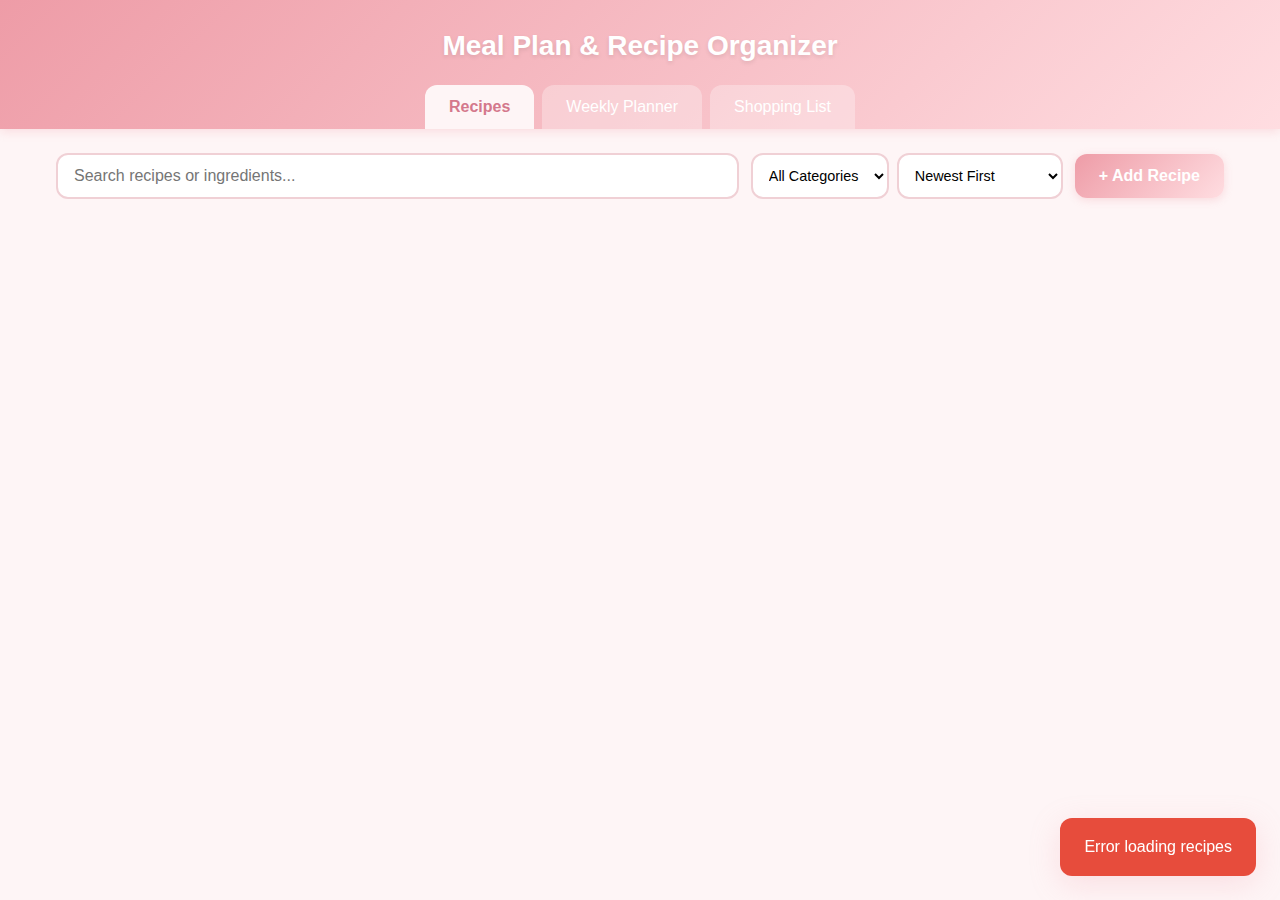
<file: projects/001-Meal Plan & Recipe Organizer/index.html>
<!DOCTYPE html>
<html lang="en">
<head>
  <meta charset="UTF-8">
  <meta name="viewport" content="width=device-width, initial-scale=1.0">
  <title>Meal Plan & Recipe Organizer</title>
  <link rel="stylesheet" href="style.css">
</head>
<body>
  <header class="main-header">
    <h1>Meal Plan & Recipe Organizer</h1>
    <nav class="tabs">
      <button class="tab-btn active" data-tab="recipes">Recipes</button>
      <button class="tab-btn" data-tab="planner">Weekly Planner</button>
      <button class="tab-btn" data-tab="shopping">Shopping List</button>
    </nav>
  </header>

  <main class="container">
    <!-- RECIPES TAB -->
    <section id="recipes" class="tab-content active">
      <div class="toolbar">
        <div class="search-box">
          <input type="text" id="searchRecipes" placeholder="Search recipes or ingredients..." aria-label="Search recipes">
        </div>
        <div class="filters">
          <select id="categoryFilter" aria-label="Filter by category">
            <option value="">All Categories</option>
            <option value="Breakfast">Breakfast</option>
            <option value="Lunch">Lunch</option>
            <option value="Dinner">Dinner</option>
            <option value="Snack">Snack</option>
            <option value="Dessert">Dessert</option>
            <option value="Other">Other</option>
          </select>
          <select id="sortBy" aria-label="Sort recipes">
            <option value="newest">Newest First</option>
            <option value="rating">Highest Rated</option>
            <option value="cookTime">Cook Time (Short)</option>
            <option value="title">Title A-Z</option>
          </select>
        </div>
        <button id="addRecipeBtn" class="btn btn-primary" aria-label="Add new recipe">+ Add Recipe</button>
      </div>
      <div id="recipeList" class="recipe-grid"></div>
    </section>

    <!-- WEEKLY PLANNER TAB -->
    <section id="planner" class="tab-content">
      <div class="toolbar">
        <h2>Weekly Meal Planner</h2>
        <button id="savePlanBtn" class="btn btn-primary">Save Plan</button>
      </div>
      <div class="meal-planner" id="mealPlanner"></div>
    </section>

    <!-- SHOPPING LIST TAB -->
    <section id="shopping" class="tab-content">
      <div class="toolbar">
        <h2>Shopping List</h2>
        <button id="generateShoppingBtn" class="btn btn-primary">Generate from Planner</button>
      </div>
      <div class="shopping-list" id="shoppingList">
        <p class="empty-state">Click "Generate from Planner" to create your shopping list</p>
      </div>
    </section>
  </main>

  <!-- ADD/EDIT RECIPE MODAL -->
  <div id="recipeModal" class="modal" role="dialog" aria-modal="true" aria-labelledby="modalTitle">
    <div class="modal-content">
      <div class="modal-header">
        <h2 id="modalTitle">Add Recipe</h2>
        <button class="close-btn" id="closeModal" aria-label="Close modal">&times;</button>
      </div>
      <form id="recipeForm" novalidate>
        <input type="hidden" id="recipeId">
        <div class="form-group">
          <label for="recipeTitle">Recipe Title *</label>
          <input type="text" id="recipeTitle" required minlength="2" placeholder="e.g., Chicken Stir Fry">
        </div>
        <div class="form-row">
          <div class="form-group">
            <label for="recipeCookTime">Cook Time (minutes)</label>
            <input type="number" id="recipeCookTime" min="0" placeholder="30">
          </div>
          <div class="form-group">
            <label for="recipeServings">Servings</label>
            <input type="number" id="recipeServings" min="1" placeholder="4">
          </div>
        </div>
        <div class="form-group">
          <label for="recipeCategory">Category</label>
          <select id="recipeCategory">
            <option value="Breakfast">Breakfast</option>
            <option value="Lunch">Lunch</option>
            <option value="Dinner" selected>Dinner</option>
            <option value="Snack">Snack</option>
            <option value="Dessert">Dessert</option>
            <option value="Other">Other</option>
          </select>
        </div>
        <div class="form-group">
          <label for="recipeIngredients">Ingredients * (one per line)</label>
          <textarea id="recipeIngredients" rows="5" required placeholder="2 cups rice&#10;1 lb chicken breast&#10;1 onion, diced"></textarea>
        </div>
        <div class="form-group">
          <label for="recipeSteps">Steps * (one per line)</label>
          <textarea id="recipeSteps" rows="6" required placeholder="1. Cook rice according to package&#10;2. Cut chicken into pieces&#10;3. Stir fry until golden"></textarea>
        </div>
        <div class="form-group">
          <label for="recipeRating">Rating</label>
          <div class="star-rating" id="starRating">
            <span class="star" data-value="1">&#9733;</span>
            <span class="star" data-value="2">&#9733;</span>
            <span class="star" data-value="3">&#9733;</span>
            <span class="star" data-value="4">&#9733;</span>
            <span class="star" data-value="5">&#9733;</span>
          </div>
          <input type="hidden" id="recipeRating" value="0">
        </div>
        <div class="form-actions">
          <button type="submit" class="btn btn-primary">Save Recipe</button>
          <button type="button" class="btn btn-secondary" id="cancelBtn">Cancel</button>
        </div>
      </form>
    </div>
  </div>

  <!-- MEAL SLOT MODAL -->
  <div id="mealModal" class="modal" role="dialog" aria-modal="true">
    <div class="modal-content modal-sm">
      <div class="modal-header">
        <h2 id="mealSlotTitle">Select Recipe</h2>
        <button class="close-btn" id="closeMealModal" aria-label="Close">&times;</button>
      </div>
      <div id="mealRecipeList" class="meal-recipe-list"></div>
    </div>
  </div>

  <!-- TOAST CONTAINER -->
  <div id="toastContainer" class="toast-container" aria-live="polite"></div>

  <script src="script.js"></script>
</body>
</html>
</file>
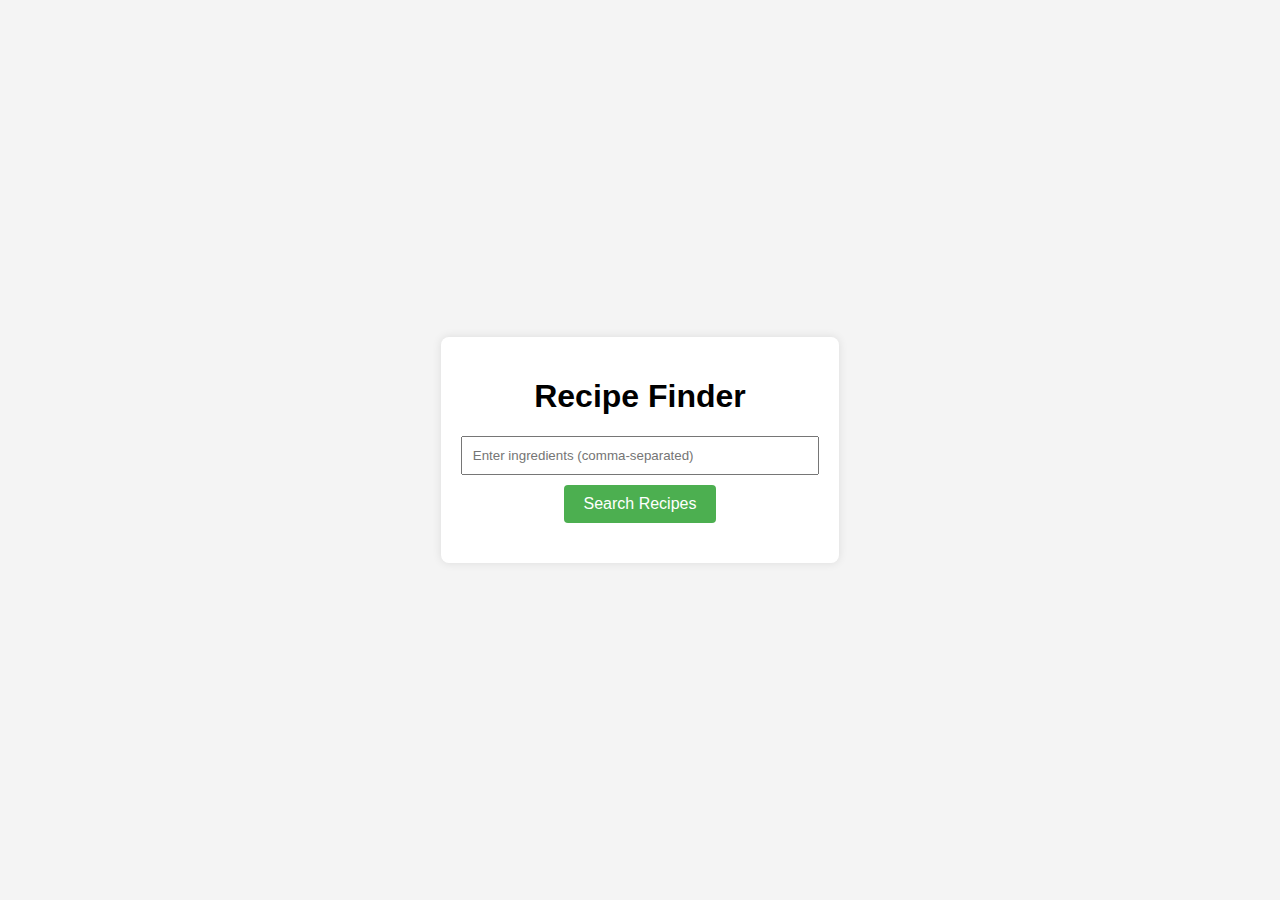
<file: projects/002-Recipe Finder using Food API/index.html>
<!DOCTYPE html>
<html lang="en">
    <head>
        <meta charset="UTF-8" />
        <meta name="viewport" content="width=device-width, initial-scale=1.0" />
        <link rel="stylesheet" href="styles.css" />
        <title>Recipe Finder || 100 JavaScript Projects</title>
    </head>
    <body>
        <div class="container">
            <h1>Recipe Finder</h1>
            <input
                type="text"
                id="ingredientInput"
                placeholder="Enter ingredients (comma-separated)"
            />
            <button id="searchButton">Search Recipes</button>
            <div id="recipeContainer"></div>
        </div>
        <script src="script.js"></script>
    </body>
</html>
</file>
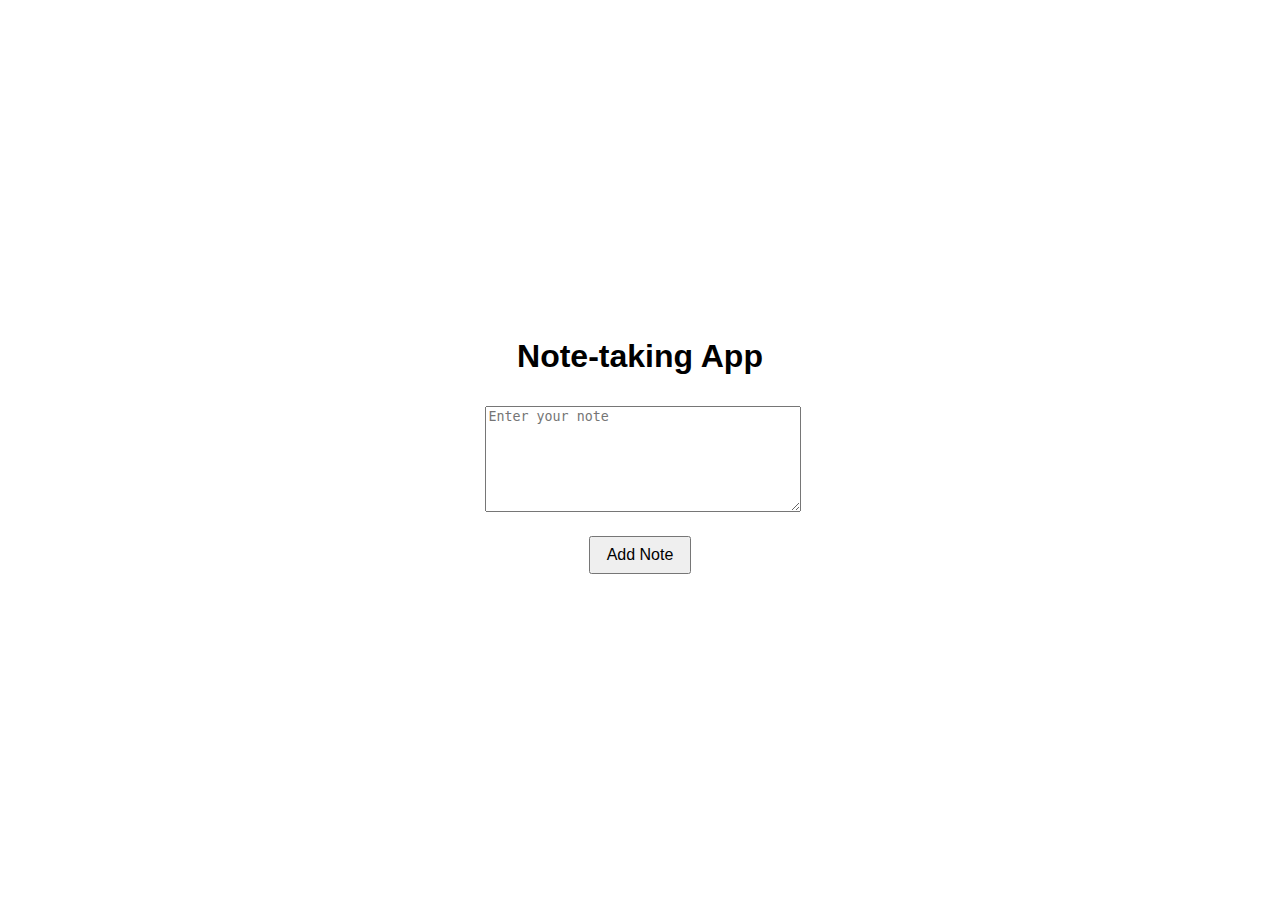
<file: projects/004-Note-taking App/index.html>
<!DOCTYPE html>
<html lang="en">
    <head>
        <meta charset="UTF-8" />
        <meta name="viewport" content="width=device-width, initial-scale=1.0" />
        <link rel="stylesheet" href="styles.css" />
        <title>Note-taking App || 100 JavaScript Projects</title>
    </head>
    <body>
        <div class="container">
            <h1>Note-taking App</h1>
            <div id="notes-container"></div>
            <textarea id="noteInput" placeholder="Enter your note"></textarea>
            <button onclick="addNote()">Add Note</button>
        </div>

        <script src="script.js"></script>
    </body>
</html>
</file>
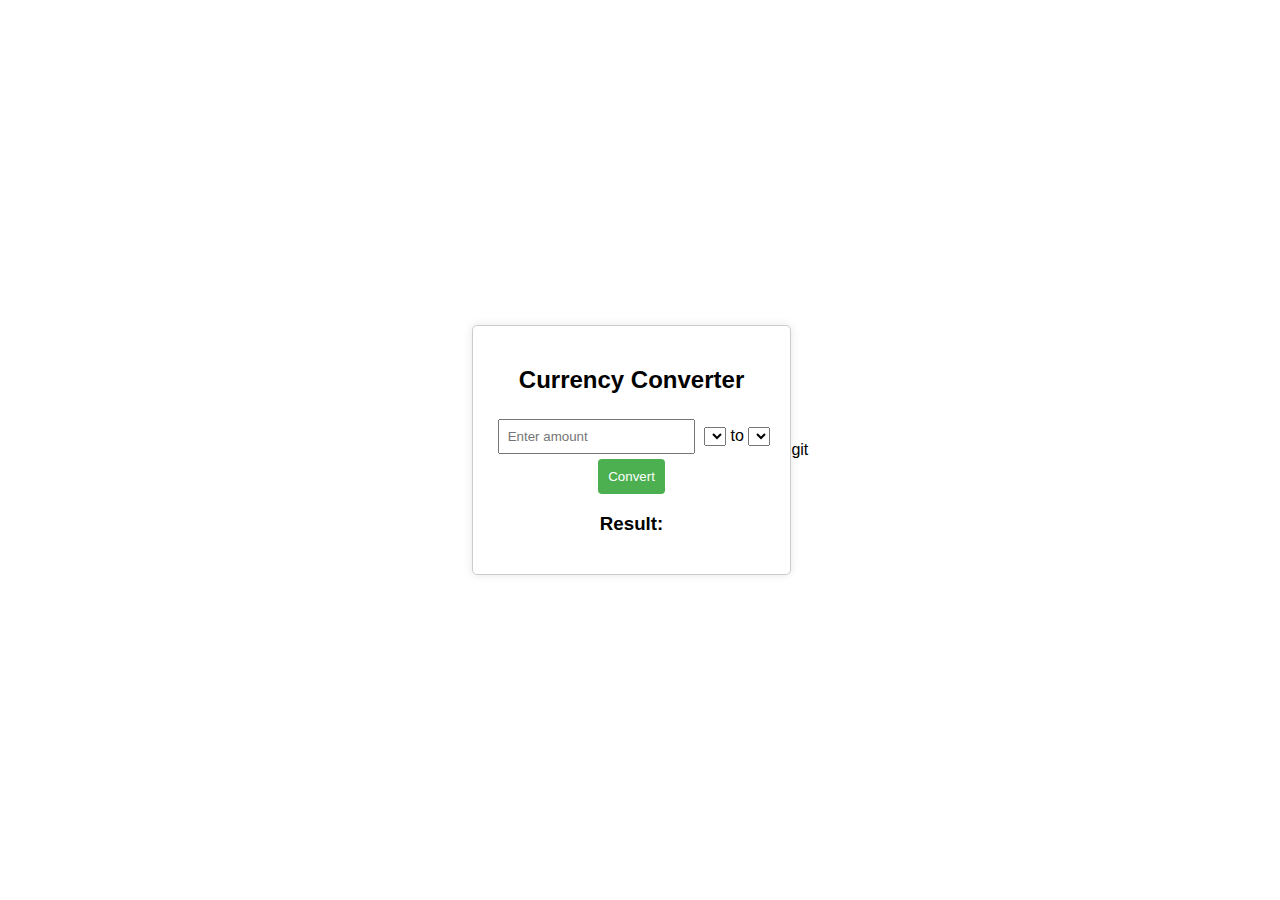
<file: projects/005-Currency Converter/index.html>
<!DOCTYPE html>
<html lang="en">
    <head>
        <meta charset="UTF-8" />
        <meta name="viewport" content="width=device-width, initial-scale=1.0" />
        <title>Currency Converter || 100 JavaScript Projects</title>
        <!-- style -->
        <link rel="stylesheet" href="style.css" />
    </head>
    <body>
        <div id="converter">
            <h2>Currency Converter</h2>
            <input type="number" id="amount" placeholder="Enter amount" />
            <select id="fromCurrency">
                <!-- Add currency options here -->
            </select>
            <span>to</span>
            <select id="toCurrency">
                <!-- Add currency options here -->
            </select>
            <br />
            <button onclick="convertCurrency()">Convert</button>
            <h3>Result: <span id="result"></span></h3>
        </div>

        <!-- javascript includes -->
        <script src="index.js"></script>
    </body>
</html>
git
</file>
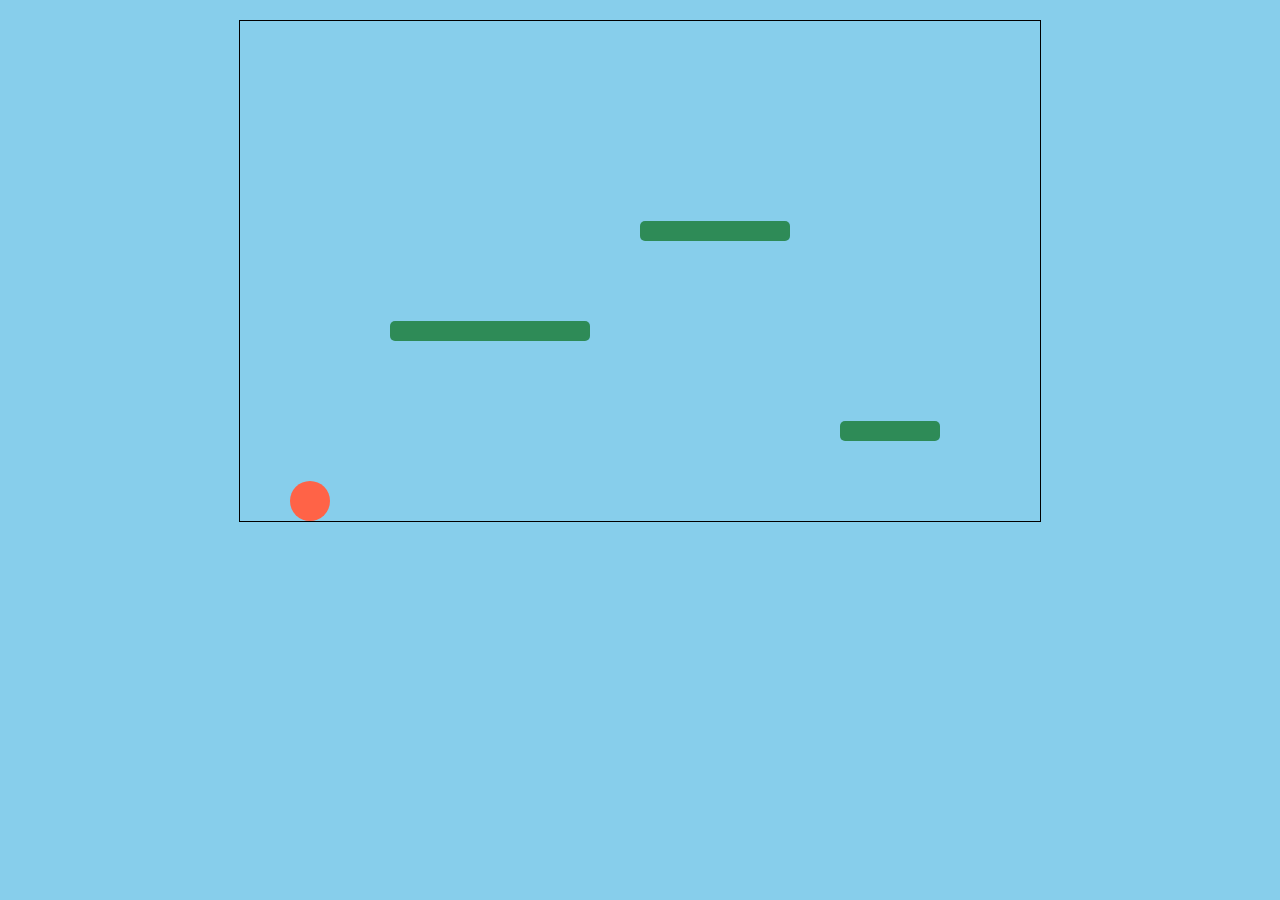
<file: projects/006-Platformer Game/index.html>
<!DOCTYPE html>
<html lang="en">
    <head>
        <meta charset="UTF-8" />
        <meta name="viewport" content="width=device-width, initial-scale=1.0" />
        <link rel="stylesheet" href="style.css" />
        <title>Platformer Game</title>
    </head>
    <body>
        <div id="game-container">
            <div id="player"></div>
            <div
                class="platform"
                style="top: 300px; left: 150px; width: 200px"
            ></div>
            <div
                class="platform"
                style="top: 200px; left: 400px; width: 150px"
            ></div>
            <div
                class="platform"
                style="top: 400px; left: 600px; width: 100px"
            ></div>
        </div>
        <script src="script.js"></script>
    </body>
</html>
</file>
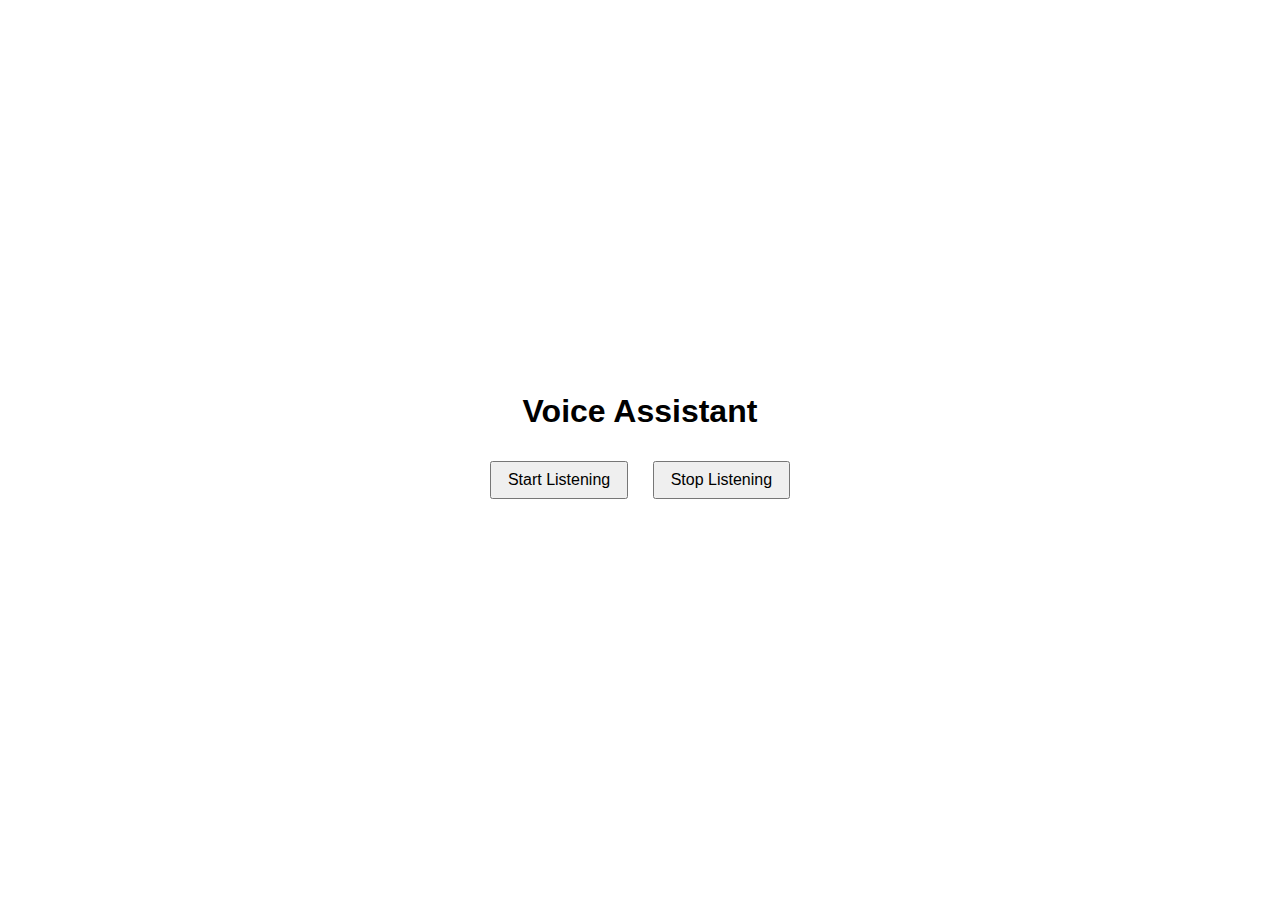
<file: projects/008-Voice Assistant/index.html>
<!DOCTYPE html>
<html lang="en">
    <head>
        <meta charset="UTF-8" />
        <meta name="viewport" content="width=device-width, initial-scale=1.0" />
        <link rel="stylesheet" href="styles.css" />
        <title>Voice Assistant || 100 JavaScript Projects</title>
    </head>
    <body>
        <div class="container">
            <h1>Voice Assistant</h1>
            <button onclick="startListening()">Start Listening</button>
            <button onclick="stopListening()">Stop Listening</button>
            <div id="output"></div>
        </div>

        <script src="script.js"></script>
    </body>
</html>
</file>
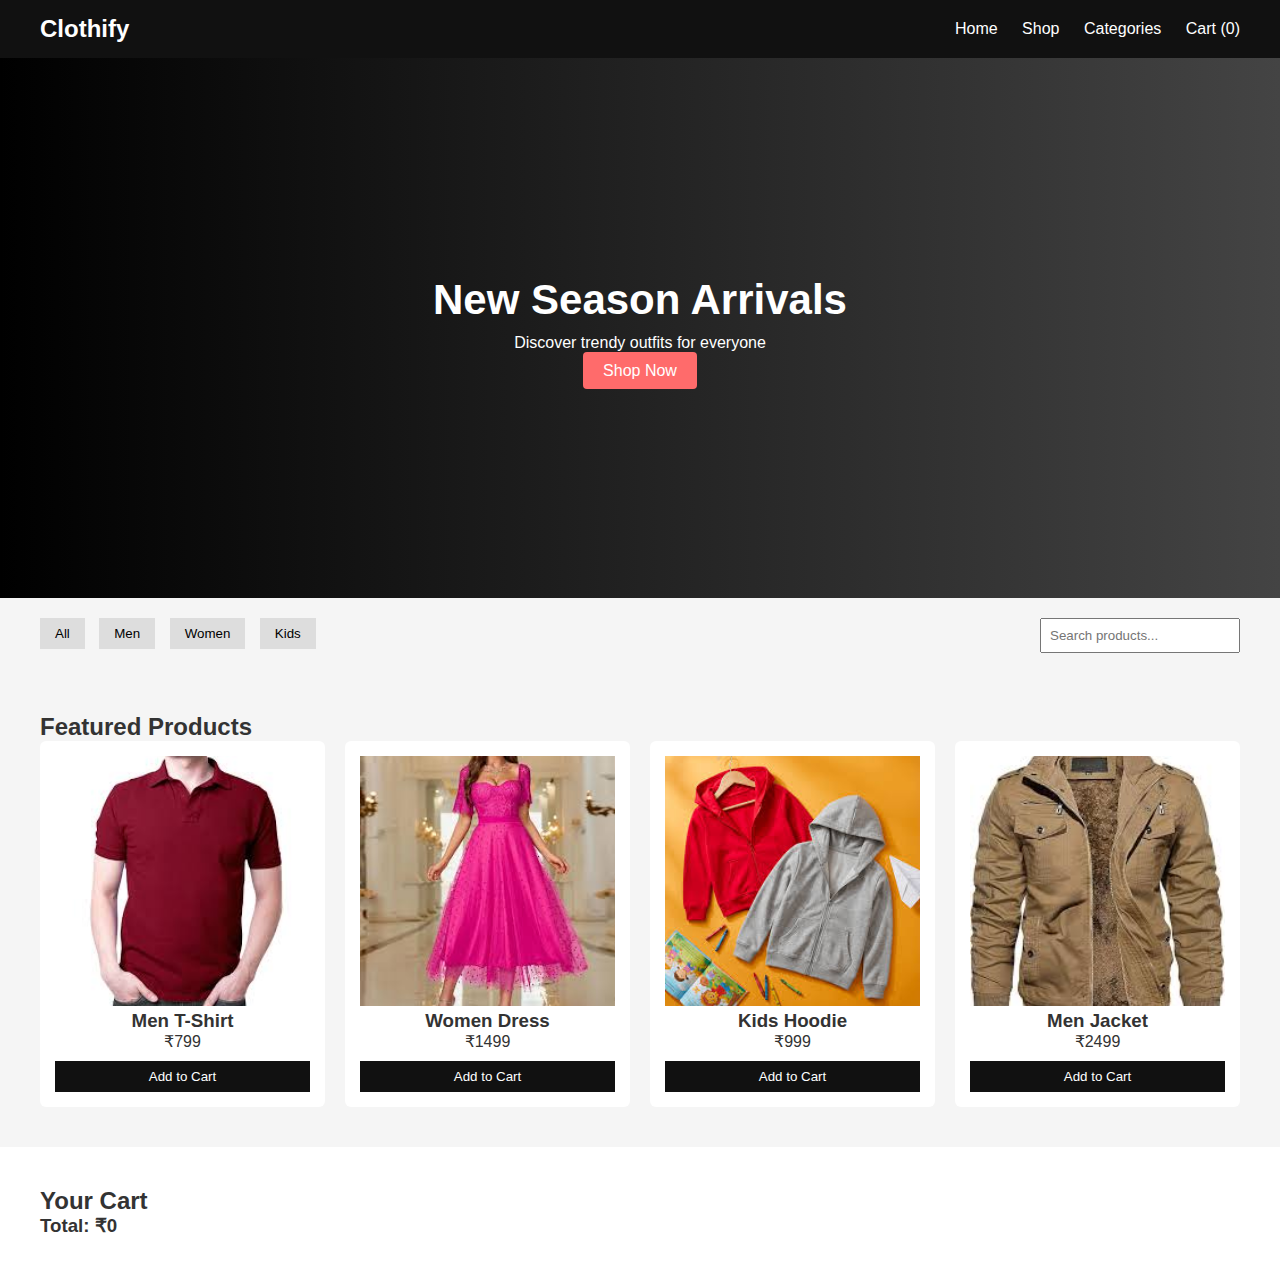
<file: projects/01-clothing-store/index.html>
<!DOCTYPE html>
<html lang="en">
<head>
  <meta charset="UTF-8" />
  <meta name="viewport" content="width=device-width, initial-scale=1.0" />
  <title>Clothing Store</title>
  <link rel="stylesheet" href="style.css" />
</head>
<body>

  <!-- Header -->
  <header>
    <div class="logo">Clothify</div>

    <nav>
      <a href="#">Home</a>
      <a href="#products">Shop</a>
      <a href="#categories">Categories</a>
      <a href="#cart">Cart (<span id="cart-count">0</span>)</a>
    </nav>
  </header>

  <!-- Hero Section -->
  <section class="hero">
    <div class="hero-text">
      <h1>New Season Arrivals</h1>
      <p>Discover trendy outfits for everyone</p>
      <a href="#products" class="btn">Shop Now</a>
    </div>
  </section>

  <!-- Category & Search -->
  <section class="controls" id="categories">
    <div class="filters">
      <button onclick="filterCategory('All')">All</button>
      <button onclick="filterCategory('Men')">Men</button>
      <button onclick="filterCategory('Women')">Women</button>
      <button onclick="filterCategory('Kids')">Kids</button>
    </div>

    <input
      type="text"
      id="searchInput"
      placeholder="Search products..."
      onkeyup="searchProducts()"
    />
  </section>

  <!-- Products -->
  <section class="products" id="products">
    <h2>Featured Products</h2>
    <div class="product-grid" id="product-list"></div>
  </section>

  <!-- Cart -->
  <section class="cart" id="cart">
    <h2>Your Cart</h2>
    <div id="cart-items"></div>
    <h3>Total: ₹<span id="total-price">0</span></h3>
  </section>

  <script src="script.js"></script>
</body>
</html>
</file>
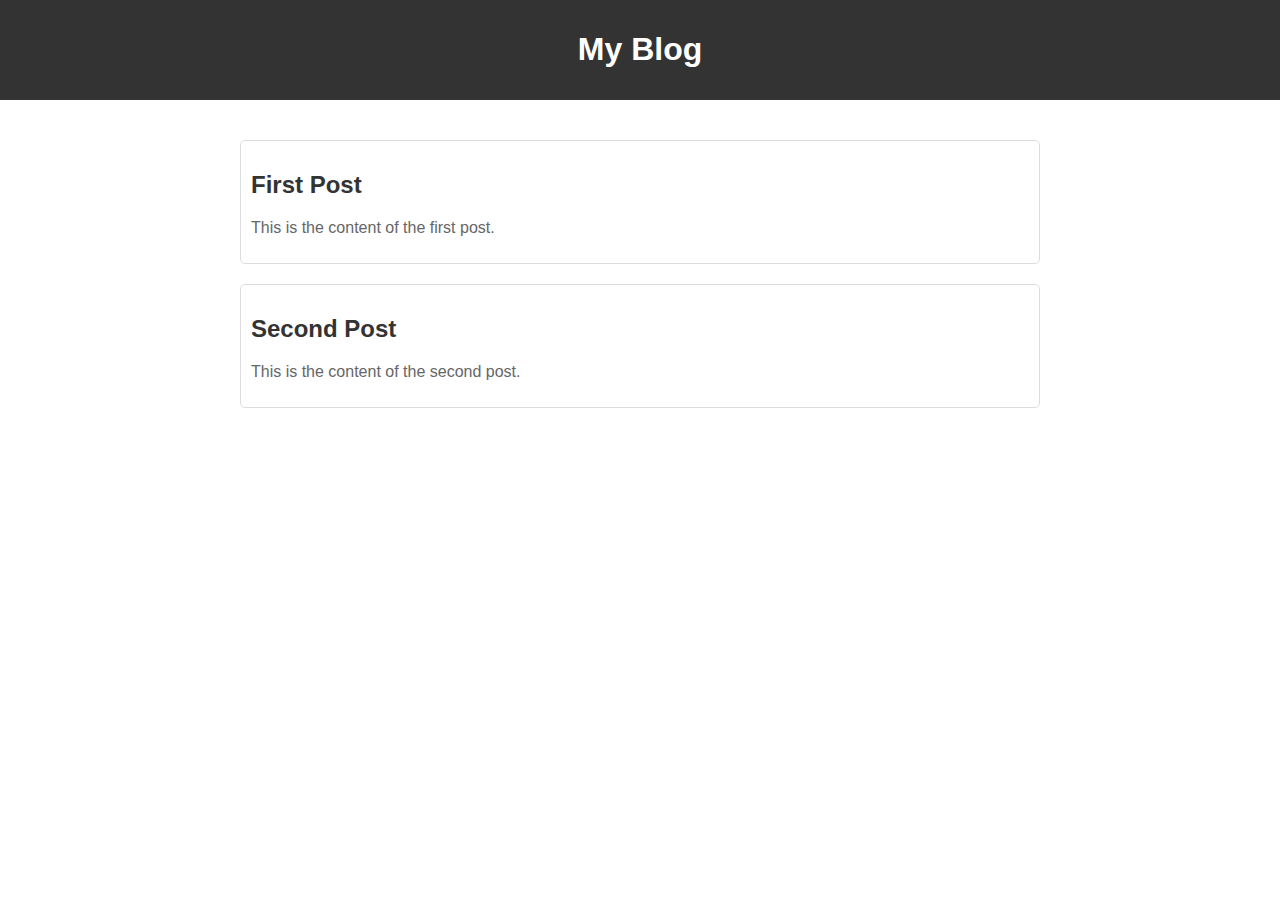
<file: projects/011-Blogging Platform/index.html>
<!DOCTYPE html>
<html lang="en">
    <head>
        <meta charset="UTF-8" />
        <meta name="viewport" content="width=device-width, initial-scale=1.0" />
        <link rel="stylesheet" href="styles.css" />
        <title>Blogging Platform || 100 JavaScript Projects</title>
    </head>
    <body>
        <header>
            <h1>My Blog</h1>
        </header>

        <section id="blogPosts">
            <!-- Blog posts will be displayed here using JavaScript -->
        </section>

        <script src="script.js"></script>
    </body>
</html>
</file>
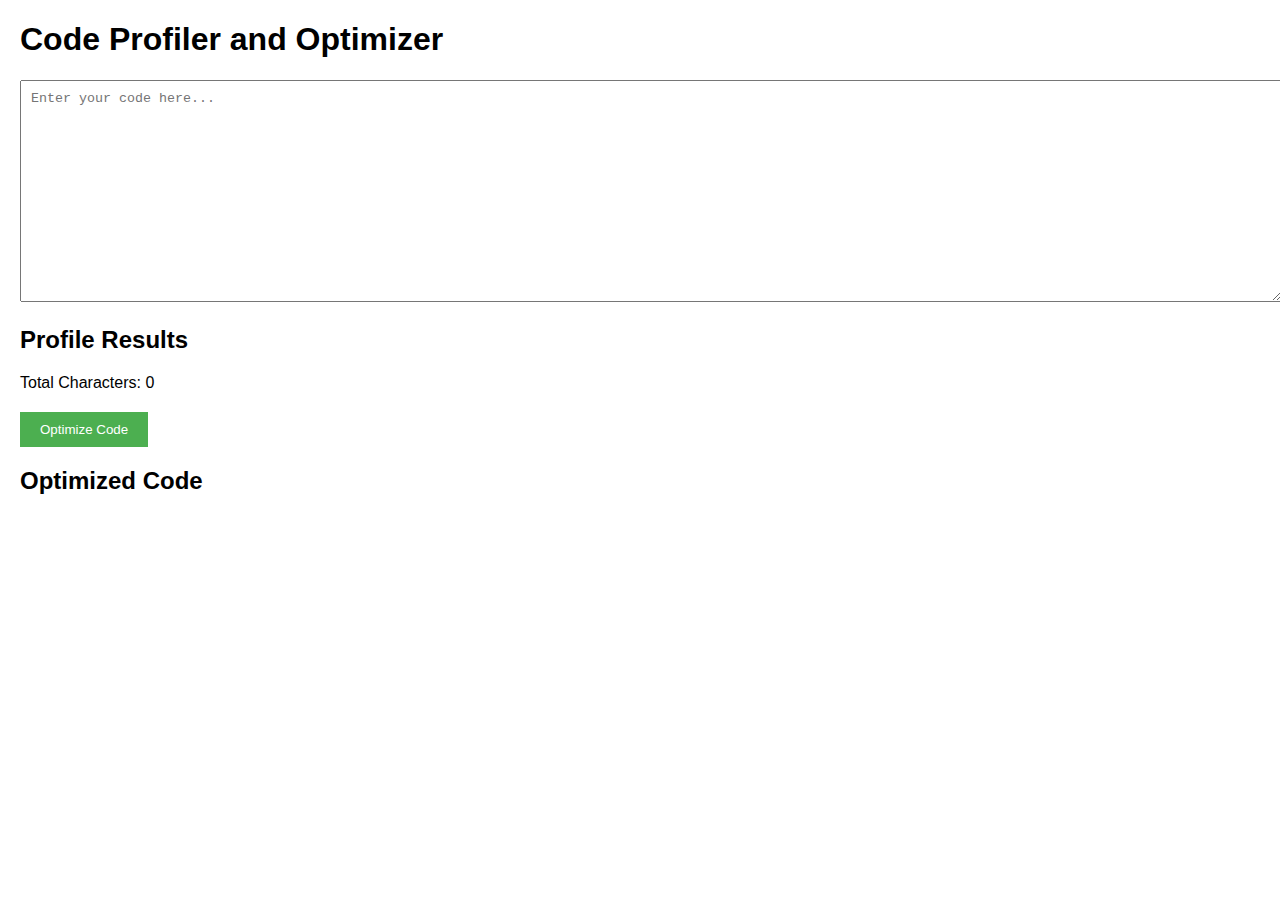
<file: projects/013-Code Profiler and Optimizer/index.html>
<!DOCTYPE html>
<html lang="en">
    <head>
        <meta charset="UTF-8" />
        <meta name="viewport" content="width=device-width, initial-scale=1.0" />
        <title>Code Profiler and Optimizer</title>
        <link rel="stylesheet" href="styles.css" />
    </head>
    <body>
        <header>
            <h1>Code Profiler and Optimizer</h1>
        </header>

        <main>
            <div class="code-container">
                <textarea
                    id="codeInput"
                    placeholder="Enter your code here..."
                ></textarea>
            </div>

            <div class="profile-results">
                <h2>Profile Results</h2>
                <p>Total Characters: <span id="charCount">0</span></p>
            </div>

            <button id="optimizeBtn">Optimize Code</button>
            <div class="optimized-code">
                <h2>Optimized Code</h2>
                <pre id="optimizedCode"></pre>
            </div>
        </main>

        <script src="script.js"></script>
    </body>
</html>
</file>
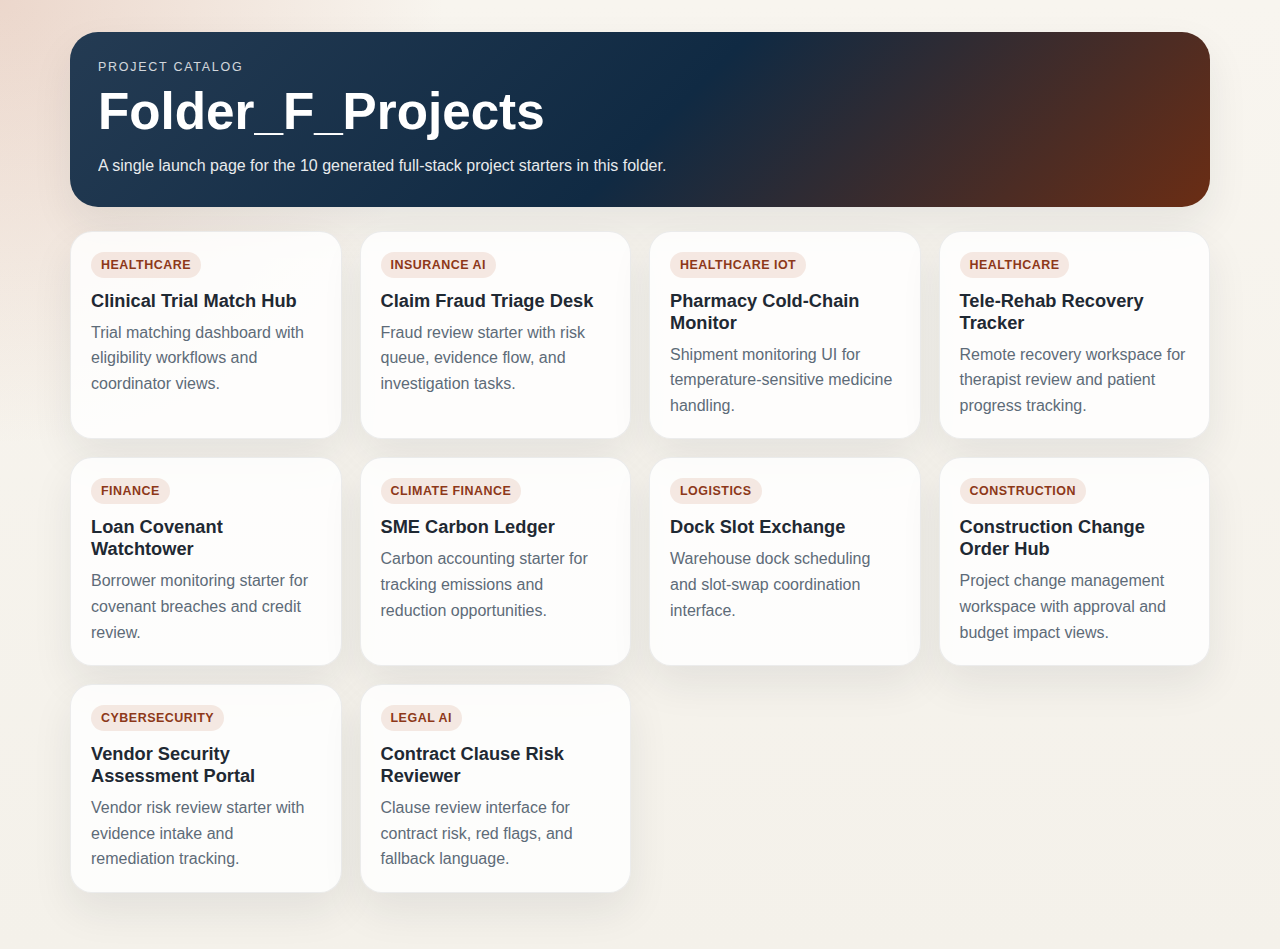
<file: projects/015-Folder_F_Projects/index.html>
<!DOCTYPE html>
<html lang="en">
  <head>
    <meta charset="UTF-8" />
    <meta name="viewport" content="width=device-width, initial-scale=1.0" />
    <title>Folder F Projects</title>
    <link rel="stylesheet" href="./styles.css" />
  </head>
  <body>
    <main class="page-shell">
      <header class="hero">
        <p class="eyebrow">Project Catalog</p>
        <h1>Folder_F_Projects</h1>
        <p class="intro">
          A single launch page for the 10 generated full-stack project starters in this folder.
        </p>
      </header>

      <section class="project-grid">
        <a class="project-card" href="./01-clinical-trial-match-hub/frontend/index.html">
          <span class="tag">Healthcare</span>
          <h2>Clinical Trial Match Hub</h2>
          <p>Trial matching dashboard with eligibility workflows and coordinator views.</p>
        </a>

        <a class="project-card" href="./02-claim-fraud-triage-desk/frontend/index.html">
          <span class="tag">Insurance AI</span>
          <h2>Claim Fraud Triage Desk</h2>
          <p>Fraud review starter with risk queue, evidence flow, and investigation tasks.</p>
        </a>

        <a class="project-card" href="./03-pharmacy-cold-chain-monitor/frontend/index.html">
          <span class="tag">Healthcare IoT</span>
          <h2>Pharmacy Cold-Chain Monitor</h2>
          <p>Shipment monitoring UI for temperature-sensitive medicine handling.</p>
        </a>

        <a class="project-card" href="./04-tele-rehab-recovery-tracker/frontend/index.html">
          <span class="tag">Healthcare</span>
          <h2>Tele-Rehab Recovery Tracker</h2>
          <p>Remote recovery workspace for therapist review and patient progress tracking.</p>
        </a>

        <a class="project-card" href="./05-loan-covenant-watchtower/frontend/index.html">
          <span class="tag">Finance</span>
          <h2>Loan Covenant Watchtower</h2>
          <p>Borrower monitoring starter for covenant breaches and credit review.</p>
        </a>

        <a class="project-card" href="./06-sme-carbon-ledger/frontend/index.html">
          <span class="tag">Climate Finance</span>
          <h2>SME Carbon Ledger</h2>
          <p>Carbon accounting starter for tracking emissions and reduction opportunities.</p>
        </a>

        <a class="project-card" href="./07-dock-slot-exchange/frontend/index.html">
          <span class="tag">Logistics</span>
          <h2>Dock Slot Exchange</h2>
          <p>Warehouse dock scheduling and slot-swap coordination interface.</p>
        </a>

        <a class="project-card" href="./08-construction-change-order-hub/frontend/index.html">
          <span class="tag">Construction</span>
          <h2>Construction Change Order Hub</h2>
          <p>Project change management workspace with approval and budget impact views.</p>
        </a>

        <a class="project-card" href="./09-vendor-security-assessment-portal/frontend/index.html">
          <span class="tag">Cybersecurity</span>
          <h2>Vendor Security Assessment Portal</h2>
          <p>Vendor risk review starter with evidence intake and remediation tracking.</p>
        </a>

        <a class="project-card" href="./10-contract-clause-risk-reviewer/frontend/index.html">
          <span class="tag">Legal AI</span>
          <h2>Contract Clause Risk Reviewer</h2>
          <p>Clause review interface for contract risk, red flags, and fallback language.</p>
        </a>
      </section>
    </main>
  </body>
</html>
</file>
<file: projects/001-Meal Plan & Recipe Organizer/style.css>
*, *::before, *::after {
  box-sizing: border-box;
  margin: 0;
  padding: 0;
}

:root {
  --primary-start: #ee9ca7;
  --primary-end: #ffdde1;
  --primary: #d4788c;
  --primary-light: #f0c4cc;
  --text-dark: #2d2d2d;
  --text-muted: #666;
  --bg: #fef5f6;
  --card-bg: #ffffff;
  --border: #f0d0d5;
  --success: #4caf50;
  --danger: #e74c3c;
  --warning: #f39c12;
  --radius: 12px;
  --shadow: 0 4px 15px rgba(238, 156, 167, 0.15);
  --shadow-lg: 0 8px 30px rgba(238, 156, 167, 0.25);
  --transition: 0.3s ease;
}

body {
  font-family: 'Segoe UI', Tahoma, Geneva, Verdana, sans-serif;
  background: var(--bg);
  color: var(--text-dark);
  line-height: 1.6;
  min-height: 100vh;
}

.main-header {
  background: linear-gradient(135deg, var(--primary-start), var(--primary-end));
  padding: 1.5rem 1rem 0;
  box-shadow: 0 2px 10px rgba(238, 156, 167, 0.3);
}

.main-header h1 {
  text-align: center;
  color: #fff;
  font-size: 1.75rem;
  text-shadow: 0 2px 4px rgba(0,0,0,0.1);
  margin-bottom: 1rem;
}

.tabs {
  display: flex;
  justify-content: center;
  gap: 0.5rem;
}

.tab-btn {
  padding: 0.75rem 1.5rem;
  border: none;
  background: rgba(255,255,255,0.3);
  color: #fff;
  font-size: 1rem;
  cursor: pointer;
  border-radius: var(--radius) var(--radius) 0 0;
  transition: var(--transition);
  min-height: 44px;
}

.tab-btn:hover { background: rgba(255,255,255,0.5); }
.tab-btn.active { background: var(--bg); color: var(--primary); font-weight: 600; }

.container {
  max-width: 1200px;
  margin: 0 auto;
  padding: 1.5rem 1rem;
}

.tab-content { display: none; }
.tab-content.active { display: block; }

.toolbar {
  display: flex;
  flex-wrap: wrap;
  gap: 0.75rem;
  align-items: center;
  margin-bottom: 1.5rem;
}

.toolbar h2 { margin-right: auto; font-size: 1.25rem; }

.search-box { flex: 1; min-width: 200px; }
.search-box input {
  width: 100%;
  padding: 0.75rem 1rem;
  border: 2px solid var(--border);
  border-radius: var(--radius);
  font-size: 1rem;
  transition: var(--transition);
  min-height: 44px;
}
.search-box input:focus { outline: none; border-color: var(--primary); box-shadow: 0 0 0 3px rgba(238,156,167,0.2); }

.filters { display: flex; gap: 0.5rem; }
.filters select {
  padding: 0.75rem;
  border: 2px solid var(--border);
  border-radius: var(--radius);
  font-size: 0.9rem;
  background: var(--card-bg);
  cursor: pointer;
  min-height: 44px;
}

.btn {
  padding: 0.75rem 1.5rem;
  border: none;
  border-radius: var(--radius);
  font-size: 1rem;
  cursor: pointer;
  transition: var(--transition);
  font-weight: 600;
  min-height: 44px;
  display: inline-flex;
  align-items: center;
  justify-content: center;
}

.btn-primary {
  background: linear-gradient(135deg, var(--primary-start), var(--primary-end));
  color: #fff;
  box-shadow: 0 2px 8px rgba(238,156,167,0.3);
}
.btn-primary:hover { transform: translateY(-2px); box-shadow: 0 4px 15px rgba(238,156,167,0.4); }

.btn-secondary {
  background: #e0e0e0;
  color: var(--text-dark);
}
.btn-secondary:hover { background: #d0d0d0; }

.btn-danger {
  background: var(--danger);
  color: #fff;
}
.btn-danger:hover { background: #c0392b; }

.btn-sm {
  padding: 0.5rem 1rem;
  font-size: 0.875rem;
  min-height: 36px;
}

.recipe-grid {
  display: grid;
  grid-template-columns: repeat(auto-fill, minmax(300px, 1fr));
  gap: 1.25rem;
}

.recipe-card {
  background: var(--card-bg);
  border-radius: var(--radius);
  box-shadow: var(--shadow);
  padding: 1.25rem;
  transition: var(--transition);
  border: 2px solid transparent;
}
.recipe-card:hover { transform: translateY(-3px); box-shadow: var(--shadow-lg); border-color: var(--primary-light); }

.recipe-card-header {
  display: flex;
  justify-content: space-between;
  align-items: flex-start;
  margin-bottom: 0.75rem;
}

.recipe-card h3 {
  font-size: 1.125rem;
  color: var(--text-dark);
  margin-bottom: 0.25rem;
}

.recipe-category {
  display: inline-block;
  background: var(--primary-light);
  color: var(--primary);
  padding: 0.2rem 0.6rem;
  border-radius: 20px;
  font-size: 0.75rem;
  font-weight: 600;
}

.recipe-meta {
  display: flex;
  gap: 1rem;
  color: var(--text-muted);
  font-size: 0.875rem;
  margin-bottom: 0.75rem;
}

.recipe-meta span { display: flex; align-items: center; gap: 0.25rem; }

.recipe-stars { color: #f39c12; font-size: 1rem; }
.recipe-stars .empty { color: #ddd; }

.recipe-ingredients {
  color: var(--text-muted);
  font-size: 0.875rem;
  margin-bottom: 0.75rem;
  max-height: 3.6rem;
  overflow: hidden;
}

.recipe-actions {
  display: flex;
  gap: 0.5rem;
  border-top: 1px solid var(--border);
  padding-top: 0.75rem;
}

.recipe-actions .btn { flex: 1; }

.empty-state {
  text-align: center;
  padding: 3rem 1rem;
  color: var(--text-muted);
  font-size: 1.125rem;
}

/* MEAL PLANNER */
.meal-planner {
  display: grid;
  grid-template-columns: repeat(7, 1fr);
  gap: 0.75rem;
}

.day-column {
  background: var(--card-bg);
  border-radius: var(--radius);
  padding: 0.75rem;
  box-shadow: var(--shadow);
  min-height: 300px;
}

.day-column h3 {
  text-align: center;
  font-size: 0.9rem;
  color: var(--primary);
  margin-bottom: 0.75rem;
  padding-bottom: 0.5rem;
  border-bottom: 2px solid var(--primary-light);
}

.meal-slot {
  background: var(--bg);
  border: 2px dashed var(--border);
  border-radius: 8px;
  padding: 0.5rem;
  margin-bottom: 0.5rem;
  min-height: 44px;
  cursor: pointer;
  transition: var(--transition);
}
.meal-slot:hover { border-color: var(--primary); background: var(--primary-light); }
.meal-slot.filled { border-style: solid; border-color: var(--primary-light); background: #fff; }

.meal-slot-label {
  font-size: 0.7rem;
  color: var(--text-muted);
  font-weight: 600;
  text-transform: uppercase;
}

.meal-slot-content {
  font-size: 0.8rem;
  color: var(--text-dark);
  word-break: break-word;
}

.meal-slot-empty {
  font-size: 0.75rem;
  color: var(--text-muted);
  font-style: italic;
}

.meal-recipe-list { max-height: 300px; overflow-y: auto; }

.meal-recipe-item {
  padding: 0.75rem;
  border: 1px solid var(--border);
  border-radius: 8px;
  margin-bottom: 0.5rem;
  cursor: pointer;
  transition: var(--transition);
}
.meal-recipe-item:hover { background: var(--primary-light); border-color: var(--primary); }

/* SHOPPING LIST */
.shopping-list {
  background: var(--card-bg);
  border-radius: var(--radius);
  box-shadow: var(--shadow);
  padding: 1.5rem;
}

.shopping-list h3 {
  color: var(--primary);
  margin: 1rem 0 0.5rem;
  padding-bottom: 0.5rem;
  border-bottom: 2px solid var(--primary-light);
}
.shopping-list h3:first-child { margin-top: 0; }

.shopping-item {
  display: flex;
  align-items: center;
  gap: 0.75rem;
  padding: 0.5rem 0;
  border-bottom: 1px solid var(--border);
}

.shopping-item input[type="checkbox"] {
  width: 20px;
  height: 20px;
  accent-color: var(--primary);
  cursor: pointer;
}

.shopping-item label { cursor: pointer; flex: 1; }
.shopping-item.checked label { text-decoration: line-through; color: var(--text-muted); }

/* MODAL */
.modal {
  display: none;
  position: fixed;
  top: 0; left: 0; right: 0; bottom: 0;
  background: rgba(0,0,0,0.5);
  z-index: 1000;
  align-items: center;
  justify-content: center;
  padding: 1rem;
}
.modal.active { display: flex; }

.modal-content {
  background: var(--card-bg);
  border-radius: var(--radius);
  width: 100%;
  max-width: 600px;
  max-height: 90vh;
  overflow-y: auto;
  box-shadow: var(--shadow-lg);
}

.modal-sm { max-width: 400px; }

.modal-header {
  display: flex;
  justify-content: space-between;
  align-items: center;
  padding: 1.25rem 1.5rem;
  border-bottom: 1px solid var(--border);
}

.modal-header h2 { font-size: 1.25rem; color: var(--text-dark); }

.close-btn {
  background: none;
  border: none;
  font-size: 1.75rem;
  cursor: pointer;
  color: var(--text-muted);
  min-width: 44px;
  min-height: 44px;
  display: flex;
  align-items: center;
  justify-content: center;
}
.close-btn:hover { color: var(--danger); }

form { padding: 1.5rem; }

.form-group { margin-bottom: 1rem; }
.form-group label { display: block; margin-bottom: 0.4rem; font-weight: 600; color: var(--text-dark); font-size: 0.9rem; }

.form-group input,
.form-group textarea,
.form-group select {
  width: 100%;
  padding: 0.75rem;
  border: 2px solid var(--border);
  border-radius: 8px;
  font-size: 1rem;
  transition: var(--transition);
  font-family: inherit;
}

.form-group input:focus,
.form-group textarea:focus,
.form-group select:focus {
  outline: none;
  border-color: var(--primary);
  box-shadow: 0 0 0 3px rgba(238,156,167,0.2);
}

.form-group input:invalid:not(:placeholder-shown) { border-color: var(--danger); }

.form-row { display: grid; grid-template-columns: 1fr 1fr; gap: 1rem; }

.star-rating { display: flex; gap: 0.25rem; }
.star {
  font-size: 1.75rem;
  cursor: pointer;
  color: #ddd;
  transition: var(--transition);
}
.star.active, .star:hover { color: #f39c12; }

.form-actions { display: flex; gap: 0.75rem; margin-top: 1.5rem; }
.form-actions .btn { flex: 1; }

/* TOAST */
.toast-container {
  position: fixed;
  bottom: 1.5rem;
  right: 1.5rem;
  z-index: 2000;
  display: flex;
  flex-direction: column;
  gap: 0.5rem;
}

.toast {
  padding: 1rem 1.5rem;
  border-radius: var(--radius);
  color: #fff;
  font-weight: 500;
  box-shadow: var(--shadow-lg);
  animation: slideIn 0.3s ease, fadeOut 0.3s ease 2.7s forwards;
  max-width: 350px;
}

.toast.success { background: var(--success); }
.toast.error { background: var(--danger); }
.toast.info { background: #3498db; }

@keyframes slideIn {
  from { transform: translateX(100%); opacity: 0; }
  to { transform: translateX(0); opacity: 1; }
}

@keyframes fadeOut {
  to { opacity: 0; transform: translateX(50%); }
}

/* RESPONSIVE */
@media (max-width: 768px) {
  .main-header h1 { font-size: 1.4rem; }
  .tab-btn { padding: 0.6rem 1rem; font-size: 0.875rem; }
  
  .toolbar { flex-direction: column; align-items: stretch; }
  .filters { justify-content: space-between; }
  .filters select { flex: 1; }
  #addRecipeBtn { width: 100%; }

  .meal-planner {
    grid-template-columns: repeat(3, 1fr);
  }

  .recipe-grid {
    grid-template-columns: repeat(auto-fill, minmax(260px, 1fr));
  }

  .form-row { grid-template-columns: 1fr; }
}

@media (max-width: 480px) {
  .main-header { padding: 1rem 0.75rem 0; }
  .main-header h1 { font-size: 1.2rem; }
  .tabs { gap: 0.25rem; }
  .tab-btn { padding: 0.5rem 0.6rem; font-size: 0.8rem; }
  
  .container { padding: 1rem 0.75rem; }

  .meal-planner {
    grid-template-columns: 1fr;
  }

  .day-column { min-height: auto; }

  .recipe-grid {
    grid-template-columns: 1fr;
  }

  .modal-content { margin: 0.5rem; }
  .modal-header { padding: 1rem; }
  form { padding: 1rem; }

  .toast-container { bottom: 1rem; right: 1rem; left: 1rem; }
  .toast { max-width: 100%; }
}
</file>
<file: projects/002-Recipe Finder using Food API/styles.css>
body {
    font-family: "Arial", sans-serif;
    background-color: #f4f4f4;
    margin: 0;
    display: flex;
    align-items: center;
    justify-content: center;
    height: 100vh;
}

.container {
    text-align: center;
    background-color: #fff;
    padding: 20px;
    border-radius: 8px;
    box-shadow: 0 0 10px rgba(0, 0, 0, 0.1);
}

#ingredientInput {
    width: 100%;
    padding: 10px;
    margin-bottom: 10px;
    box-sizing: border-box;
}

#searchButton {
    background-color: #4caf50;
    color: white;
    padding: 10px 20px;
    font-size: 16px;
    cursor: pointer;
    border: none;
    border-radius: 4px;
}

#searchButton:hover {
    background-color: #45a049;
}

#recipeContainer {
    margin-top: 20px;
}
</file>
<file: projects/004-Note-taking App/styles.css>
body {
    font-family: "Arial", sans-serif;
    display: flex;
    justify-content: center;
    align-items: center;
    height: 100vh;
    margin: 0;
}

.container {
    text-align: center;
}

textarea {
    width: 100%;
    height: 100px;
    margin: 10px 0;
}

button {
    margin: 10px;
    padding: 8px 16px;
    font-size: 16px;
    cursor: pointer;
}

.note {
    border: 1px solid #ddd;
    padding: 10px;
    margin: 10px 0;
    display: flex;
    justify-content: space-between;
    align-items: center;
}

.note-text {
    flex-grow: 1;
}

.note-buttons {
    margin-left: 10px;
}
</file>
<file: projects/005-Currency Converter/style.css>
body {
    font-family: Arial, sans-serif;
    display: flex;
    justify-content: center;
    align-items: center;
    height: 100vh;
    margin: 0;
}

#converter {
    text-align: center;
    padding: 20px;
    border: 1px solid #ccc;
    border-radius: 5px;
    box-shadow: 0 0 10px rgba(0, 0, 0, 0.1);
}

input {
    padding: 8px;
    margin: 5px;
}

button {
    padding: 10px;
    background-color: #4caf50;
    color: white;
    border: none;
    border-radius: 4px;
    cursor: pointer;
}
</file>
<file: projects/006-Platformer Game/style.css>
body {
    margin: 0;
    overflow: hidden;
    background-color: #87ceeb;
}

#game-container {
    position: relative;
    width: 800px;
    height: 500px;
    margin: 20px auto;
    border: 1px solid #000;
}

.platform {
    position: absolute;
    background-color: #2e8b57;
    height: 20px;
    border-radius: 5px;
}

#player {
    position: absolute;
    width: 40px;
    height: 40px;
    background-color: #ff6347;
    border-radius: 50%;
    bottom: 0;
    left: 50px;
}
</file>
<file: projects/008-Voice Assistant/styles.css>
body {
    font-family: "Arial", sans-serif;
    display: flex;
    justify-content: center;
    align-items: center;
    height: 100vh;
    margin: 0;
}

.container {
    text-align: center;
}

button {
    margin: 10px;
    padding: 8px 16px;
    font-size: 16px;
    cursor: pointer;
}

#output {
    margin-top: 20px;
    font-weight: bold;
}
</file>
<file: projects/01-clothing-store/style.css>
* {
  margin: 0;
  padding: 0;
  box-sizing: border-box;
  font-family: Arial, sans-serif;
}

body {
  background: #f5f5f5;
  color: #333;
}

/* Header */
header {
  display: flex;
  justify-content: space-between;
  align-items: center;
  padding: 15px 40px;
  background: #111;
  color: #fff;
}

header .logo {
  font-size: 24px;
  font-weight: bold;
}

header nav a {
  color: #fff;
  margin-left: 20px;
  text-decoration: none;
}

/* Hero */
.hero {
  height: 60vh;
  background: linear-gradient(to right, #000, #444);
  display: flex;
  align-items: center;
  justify-content: center;
  text-align: center;
  color: #fff;
}

.hero h1 {
  font-size: 42px;
}

.hero p {
  margin: 10px 0;
}

.btn {
  padding: 10px 20px;
  background: #ff6b6b;
  color: #fff;
  text-decoration: none;
  border-radius: 4px;
}

/* Controls */
.controls {
  display: flex;
  justify-content: space-between;
  padding: 20px 40px;
  flex-wrap: wrap;
}

.filters button {
  padding: 8px 15px;
  margin-right: 10px;
  border: none;
  background: #ddd;
  cursor: pointer;
}

.filters button:hover {
  background: #ff6b6b;
  color: #fff;
}

#searchInput {
  padding: 8px;
  width: 200px;
}

/* Products */
.products {
  padding: 40px;
}

.product-grid {
  display: grid;
  grid-template-columns: repeat(auto-fit, minmax(220px, 1fr));
  gap: 20px;
}

.product-card {
  background: #fff;
  padding: 15px;
  border-radius: 6px;
  text-align: center;
  transition: transform 0.3s;
}

.product-card:hover {
  transform: translateY(-5px);
}

.product-card img {
  width: 100%;
  height: 250px;
  object-fit: cover;
}

.product-card button {
  margin-top: 10px;
  padding: 8px;
  width: 100%;
  border: none;
  background: #111;
  color: #fff;
  cursor: pointer;
}

/* Cart */
.cart {
  padding: 40px;
  background: #fff;
}

.cart-item {
  display: flex;
  justify-content: space-between;
  margin-bottom: 10px;
}

/* Responsive */
@media (max-width: 768px) {
  header {
    flex-direction: column;
  }

  .controls {
    flex-direction: column;
    gap: 15px;
  }
}
</file>
<file: projects/011-Blogging Platform/styles.css>
body {
    font-family: Arial, sans-serif;
    margin: 0;
    padding: 0;
}

header {
    background-color: #333;
    color: #fff;
    text-align: center;
    padding: 10px;
}

#blogPosts {
    max-width: 800px;
    margin: 20px auto;
    padding: 20px;
}

.post {
    border: 1px solid #ddd;
    border-radius: 5px;
    margin-bottom: 20px;
    padding: 10px;
}

.post h2 {
    color: #333;
}

.post p {
    color: #666;
}
</file>
<file: projects/013-Code Profiler and Optimizer/styles.css>
body {
    font-family: "Arial", sans-serif;
    margin: 0;
    padding: 0;
}

header,
main {
    margin: 20px;
}

.code-container {
    margin-bottom: 20px;
}

textarea {
    width: 100%;
    height: 200px;
    padding: 10px;
}

button {
    background-color: #4caf50;
    color: white;
    padding: 10px 20px;
    border: none;
    cursor: pointer;
}

button:hover {
    background-color: #45a049;
}

.profile-results {
    margin-bottom: 20px;
}

#optimizedCode {
    white-space: pre-wrap;
}
</file>
<file: projects/015-Folder_F_Projects/styles.css>
:root {
  --bg: #f4f1ea;
  --surface: rgba(255, 255, 255, 0.82);
  --ink: #1f2933;
  --muted: #5d6b78;
  --accent: #b44f2c;
  --accent-dark: #8d3819;
  --line: rgba(31, 41, 51, 0.08);
  --shadow: 0 18px 40px rgba(31, 41, 51, 0.08);
}

* {
  box-sizing: border-box;
}

body {
  margin: 0;
  font-family: "Segoe UI", Tahoma, Geneva, Verdana, sans-serif;
  color: var(--ink);
  background:
    radial-gradient(circle at top left, rgba(180, 79, 44, 0.18), transparent 28%),
    linear-gradient(180deg, #f8f5ef 0%, #f4f1ea 100%);
}

.page-shell {
  max-width: 1180px;
  margin: 0 auto;
  padding: 32px 20px 56px;
}

.hero {
  padding: 28px;
  border-radius: 28px;
  background: linear-gradient(135deg, #243b53 0%, #102a43 52%, #6b2d14 100%);
  color: #fff;
  box-shadow: var(--shadow);
}

.eyebrow {
  margin: 0 0 8px;
  text-transform: uppercase;
  letter-spacing: 0.14em;
  font-size: 0.78rem;
  opacity: 0.8;
}

.hero h1 {
  margin: 0;
  font-size: clamp(2rem, 4vw, 3.4rem);
}

.intro {
  margin: 12px 0 0;
  max-width: 720px;
  line-height: 1.6;
  opacity: 0.9;
}

.project-grid {
  display: grid;
  grid-template-columns: repeat(auto-fit, minmax(240px, 1fr));
  gap: 18px;
  margin-top: 24px;
}

.project-card {
  display: block;
  padding: 20px;
  border-radius: 22px;
  text-decoration: none;
  color: inherit;
  background: var(--surface);
  border: 1px solid var(--line);
  box-shadow: var(--shadow);
  transition:
    transform 140ms ease,
    box-shadow 140ms ease,
    border-color 140ms ease;
}

.project-card:hover {
  transform: translateY(-4px);
  border-color: rgba(180, 79, 44, 0.3);
  box-shadow: 0 24px 44px rgba(31, 41, 51, 0.12);
}

.project-card h2 {
  margin: 12px 0 8px;
  font-size: 1.14rem;
}

.project-card p {
  margin: 0;
  color: var(--muted);
  line-height: 1.6;
}

.tag {
  display: inline-block;
  padding: 6px 10px;
  border-radius: 999px;
  background: rgba(180, 79, 44, 0.12);
  color: var(--accent-dark);
  font-size: 0.78rem;
  font-weight: 700;
  letter-spacing: 0.04em;
  text-transform: uppercase;
}
</file>
